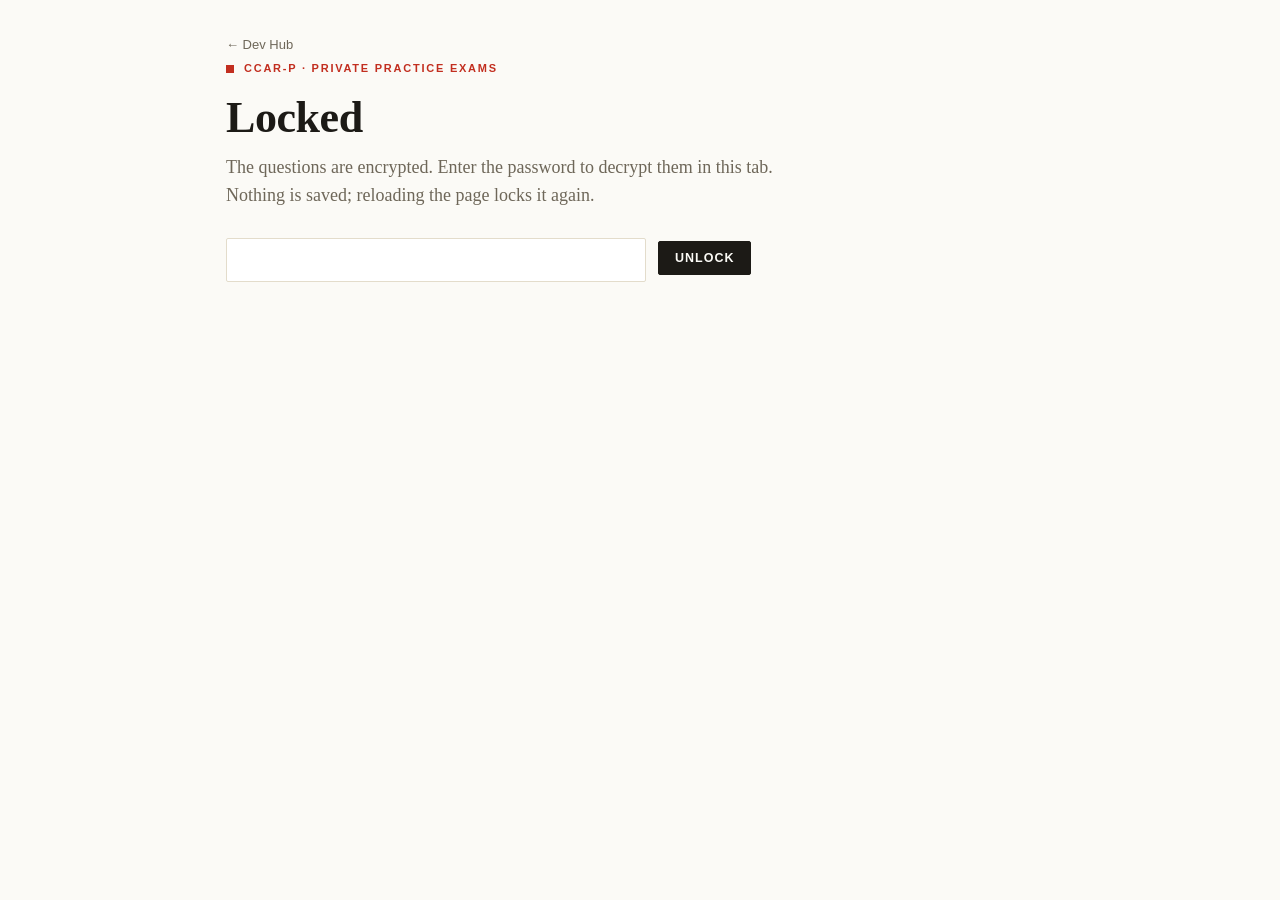
<file: exams/index.html>
<!doctype html>
<html lang="en" data-bundle="bundle.enc.json?v=202611161844">
<head>
<meta charset="utf-8">
<meta name="viewport" content="width=device-width, initial-scale=1">
<title>CCAR-P Practice Exams</title>
<!-- Same editorial theme as Dev Hub (copied from dev-hub/css). Hosted copy: question data ships only as ciphertext (bundle.enc.json). -->
<link rel="stylesheet" href="../css/style.css?v=202611161844">
<link rel="stylesheet" href="../css/exam.css?v=202611161844">
<style>
  body{background:var(--bg)}
  .x-wrap{padding-left:16px;padding-right:16px}
  .x-instr.warn{color:var(--warn)}
  .x-submitbar{display:flex;gap:10px;align-items:center;flex-wrap:wrap}
  .x-dom-name{font-weight:600}
  .x-note{border:1px solid var(--line);border-left:3px solid var(--warn);background:var(--panel);padding:12px 14px;font-size:14px;margin:18px 0}
  .x-filter{margin:18px 0 4px}
  .x-src{font-size:12px;color:var(--faint)}
  .x-opt .x-txt{white-space:pre-wrap}
  .x-yours{font-size:11px;font-weight:700;letter-spacing:.08em;text-transform:uppercase;color:var(--muted);margin-left:6px}
  @media (max-width:600px){.x-inner{padding:8px 16px}.x-timer{font-size:15px}}
</style>
</head>
<body>
<div id="app"><div class="x-wrap"><p class="x-muted">Loading…</p></div></div>
<noscript>This page needs JavaScript.</noscript>
<script src="app.js?v=202611161844"></script>
</body>
</html>
</file>
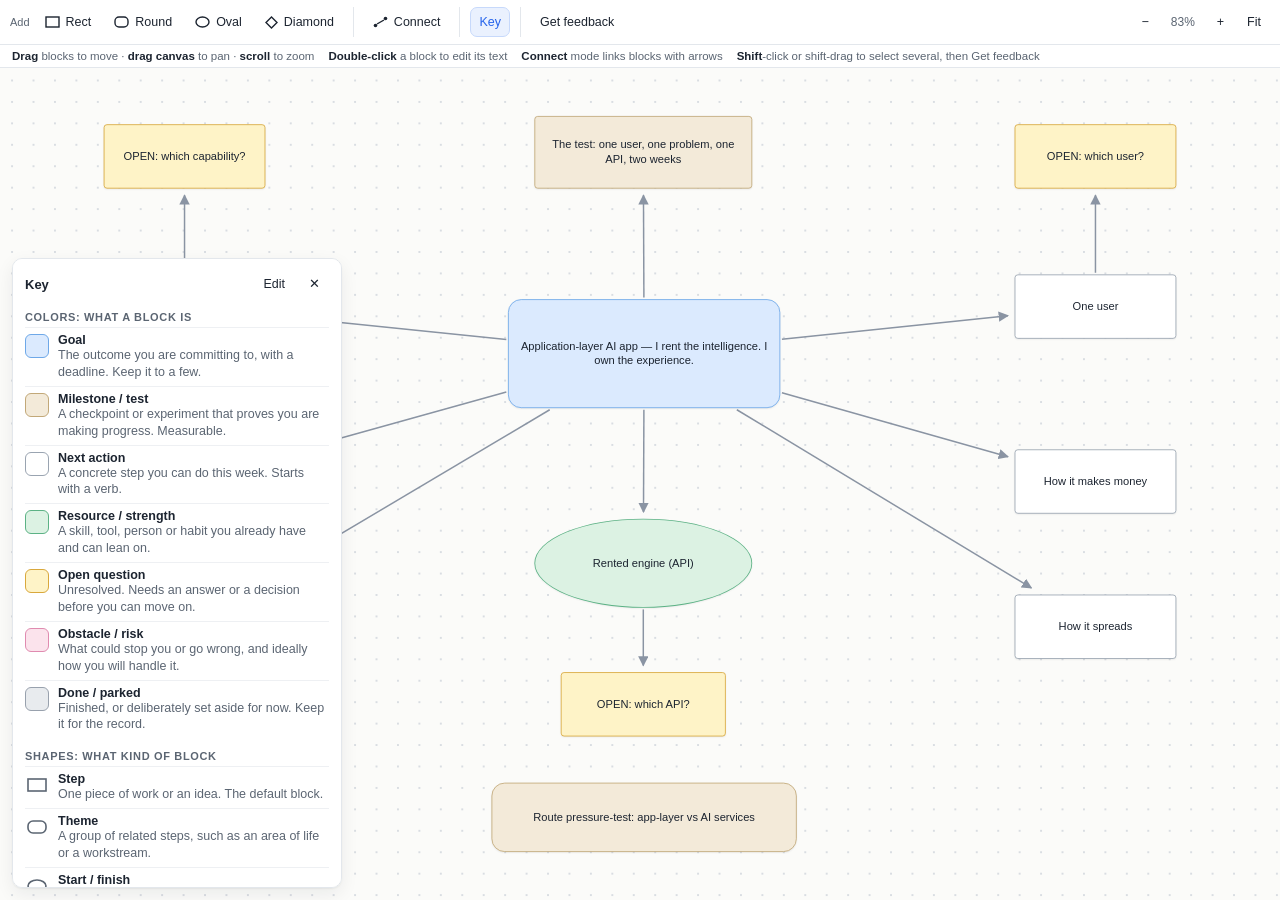
<file: whiteboard.html>
<!doctype html>
<html lang="en">
  <head>
    <meta charset="utf-8" />
    <meta name="viewport" content="width=device-width, initial-scale=1, viewport-fit=cover" />
    <meta name="color-scheme" content="light" />
    <link rel="icon" href="data:," />
    <title>Whiteboard</title>
    <style>
      :root{
        --ink:#1c2430;
        --ink-soft:#5b6572;
        --line:#d8dde3;
        --bar:#ffffff;
        --bar-border:#e3e7ec;
        --accent:#2563eb;
        --accent-soft:#eaf1fe;
        --canvas:#fbfbf9;
        --dot:#d9dde2;
        --danger:#dc2626;
        --shadow:0 1px 2px rgba(20,28,40,.06),0 6px 18px rgba(20,28,40,.07);
      }
      *{box-sizing:border-box;}
      html,body{height:100%;}
      body{
        margin:0;
        font-family:-apple-system,BlinkMacSystemFont,"Segoe UI",Roboto,"Helvetica Neue",Arial,sans-serif;
        color:var(--ink);
        background:var(--canvas);
        overflow:hidden;
      }
      .wb{display:flex;flex-direction:column;height:100dvh;width:100%;}

      /* ---------- toolbar ---------- */
      .toolbar{
        display:flex;align-items:center;gap:10px;flex-wrap:wrap;
        padding:7px 10px;background:var(--bar);
        border-bottom:1px solid var(--bar-border);
        z-index:30;position:relative;
      }
      .group{display:flex;align-items:center;gap:5px;}
      .group + .group{border-left:1px solid var(--bar-border);padding-left:10px;}
      .group-label{font-size:11px;color:var(--ink-soft);margin-right:1px;white-space:nowrap;}
      button.tool{
        appearance:none;border:1px solid transparent;background:transparent;color:var(--ink);
        font:inherit;font-size:12.5px;line-height:1;
        padding:6px 8px;border-radius:7px;cursor:pointer;
        display:inline-flex;align-items:center;gap:6px;white-space:nowrap;
        min-height:30px;
      }
      button.tool:hover{background:#f1f3f6;}
      button.tool.active{background:var(--accent-soft);border-color:#c7d9fb;color:var(--accent);}
      button.tool.danger:hover{background:#fdeeee;color:var(--danger);}
      button.tool:disabled{opacity:.35;cursor:default;background:transparent;color:var(--ink);}
      button.tool svg{display:block;}
      .spacer{flex:1;}
      .zoomval{font-size:12px;color:var(--ink-soft);min-width:40px;text-align:center;font-variant-numeric:tabular-nums;}
      .swatches{display:flex;gap:5px;align-items:center;}
      .swatch{
        width:20px;height:20px;border-radius:6px;cursor:pointer;padding:0;
        border:1px solid rgba(20,28,40,.25);
      }
      .swatch.sel{outline:2px solid var(--accent);outline-offset:1px;}
      .keypanel{position:fixed;left:12px;bottom:12px;z-index:40;width:min(330px,calc(100vw - 24px));max-height:70dvh;overflow:auto;
        background:#fff;border:1px solid var(--bar-border);border-radius:10px;box-shadow:var(--shadow);padding:10px 12px 12px;font-size:12.5px;}
      .keypanel[hidden]{display:none;}
      .keypanel h3{margin:0;font-size:13px;}
      .keypanel h4{margin:12px 0 4px;font-size:11px;letter-spacing:.06em;text-transform:uppercase;color:var(--ink-soft);}
      .kp-head{display:flex;align-items:center;gap:6px;margin-bottom:2px;} .kp-head .grow{flex:1;}
      .kp-row{display:flex;gap:9px;align-items:flex-start;padding:5px 0;border-top:1px solid #eef0f3;}
      .kp-row:first-of-type{border-top:0;}
      .kp-sw{flex:none;width:24px;height:24px;border-radius:6px;border:1.5px solid;margin-top:1px;}
      .kp-ic{flex:none;width:24px;height:24px;margin-top:1px;color:var(--ink-soft);}
      .kp-txt{min-width:0;flex:1;} .kp-txt b{display:block;font-weight:600;} .kp-txt span{color:var(--ink-soft);line-height:1.35;display:block;}
      .kp-row input[type=color]{flex:none;width:30px;height:30px;padding:0;border:1px solid #cfd5dc;border-radius:6px;background:#fff;cursor:pointer;}
      .kp-row input[type=text],.kp-row textarea{width:100%;font:inherit;border:1px solid #cfd5dc;border-radius:5px;padding:3px 6px;margin:0 0 3px;color:var(--ink);background:#fff;}
      .kp-row textarea{resize:vertical;min-height:34px;}
      .kp-foot{display:flex;gap:6px;margin-top:10px;flex-wrap:wrap;} .kp-note{color:var(--ink-soft);margin:6px 0 0;line-height:1.4;}
      .shapebox{display:flex;gap:2px;align-items:center;border-left:1px solid var(--bar-border);padding-left:6px;margin-left:2px;}
      .shapebox button{appearance:none;border:1px solid transparent;background:transparent;color:var(--ink-soft);border-radius:6px;width:28px;height:26px;padding:0;cursor:pointer;display:flex;align-items:center;justify-content:center;}
      .shapebox button:hover{background:#f1f3f6;} .shapebox button.sel{background:var(--accent-soft);border-color:#c7d9fb;color:var(--accent);}
      .sel-tools{display:none;align-items:center;gap:5px;}
      .sel-tools.on{display:flex;}
      .hint{
        font-size:11.5px;color:var(--ink-soft);padding:5px 12px;
        background:var(--bar);border-bottom:1px solid var(--bar-border);
        display:flex;gap:14px;flex-wrap:wrap;z-index:29;position:relative;
      }
      .hint b{color:var(--ink);font-weight:600;}
      .hint .connect-note{display:none;color:var(--accent);font-weight:600;}
      .hint.connecting .connect-note{display:inline;}

      /* ---------- canvas ---------- */
      .viewport{
        position:relative;flex:1;overflow:hidden;touch-action:none;
        background-color:var(--canvas);
        cursor:grab;
      }
      .viewport.panning{cursor:grabbing;}
      .viewport.connect{cursor:crosshair;}
      .world{position:absolute;left:0;top:0;width:1px;height:1px;transform-origin:0 0;}
      svg.edges{position:absolute;left:0;top:0;width:1px;height:1px;overflow:visible;pointer-events:none;}
      svg.edges .hit{stroke:transparent;stroke-width:16;pointer-events:stroke;cursor:pointer;fill:none;}
      svg.edges .vis{stroke:#8a94a3;stroke-width:1.8;fill:none;pointer-events:none;}
      svg.edges g.sel .vis{stroke:var(--accent);stroke-width:2.4;}
      svg.edges g.pending .vis{stroke:var(--accent);stroke-dasharray:5 4;}

      .node{
        position:absolute;cursor:grab;user-select:none;-webkit-user-select:none;
        touch-action:none;
      }
      .node:active{cursor:grabbing;}
      .viewport.connect .node{cursor:crosshair;}
      .node .bg{
        position:absolute;inset:0;background:#fff;
        border:1.6px solid #9aa4b1;
        box-shadow:0 1px 2px rgba(20,28,40,.08);
      }
      .node[data-type="rect"] .bg{border-radius:4px;}
      .node[data-type="rounded"] .bg{border-radius:16px;}
      .node[data-type="ellipse"] .bg{border-radius:50%;}
      .node[data-type="diamond"] .bg{
        inset:auto;left:50%;top:50%;
        width:70.7%;height:70.7%;
        transform:translate(-50%,-50%) rotate(45deg);
        border-radius:4px;
      }
      .node .txt{
        position:absolute;inset:0;display:flex;align-items:center;justify-content:center;
        text-align:center;padding:10px 12px;
        font-size:13.5px;line-height:1.35;font-weight:500;
        overflow:hidden;overflow-wrap:break-word;white-space:pre-wrap;
        pointer-events:none;
      }
      .node[data-type="diamond"] .txt{left:19%;right:19%;top:16%;bottom:16%;padding:2px;}
      .node[data-type="ellipse"] .txt{left:10%;right:10%;}
      .node.multi .bg{border-color:var(--accent);box-shadow:0 0 0 2px var(--accent-soft),0 2px 6px rgba(20,28,40,.12);}
      .marquee{position:absolute;z-index:20;border:1px dashed var(--accent);background:rgba(37,99,235,.08);pointer-events:none;}
      .node.selected .bg{border-color:var(--accent);box-shadow:0 0 0 2px var(--accent-soft),0 2px 6px rgba(20,28,40,.12);}
      .node.connect-src .bg{border-color:var(--accent);box-shadow:0 0 0 3px var(--accent-soft);}
      .node .handle{
        display:none;position:absolute;right:-7px;bottom:-7px;width:14px;height:14px;
        background:#fff;border:1.6px solid var(--accent);border-radius:4px;
        cursor:nwse-resize;z-index:3;touch-action:none;
      }
      .node.selected .handle{display:block;}

      .editor{
        position:absolute;z-index:50;display:none;
        font:inherit;font-weight:500;text-align:center;line-height:1.35;
        padding:8px;border:1.6px solid var(--accent);border-radius:6px;
        background:#fff;color:var(--ink);resize:none;box-shadow:var(--shadow);
        outline:none;
      }
      .empty-note{
        position:absolute;left:50%;top:46%;transform:translate(-50%,-50%);
        color:var(--ink-soft);font-size:13px;text-align:center;pointer-events:none;
        display:none;max-width:280px;line-height:1.5;
      }
      @media (max-width:640px){
        .group-label{display:none;}
        .hint .opt{display:none;}
        button.tool{padding:6px 7px;font-size:12px;}
      }
    </style>
  </head>
  <body>
    <div class="wb" id="wb">
      <div class="toolbar" role="toolbar" aria-label="Whiteboard tools">
        <div class="group" aria-label="Add a block">
          <span class="group-label">Add</span>
          <button class="tool" id="add-rect" title="Add rectangle">
            <svg width="15" height="12" viewBox="0 0 15 12"><rect x="1" y="1" width="13" height="10" fill="none" stroke="currentColor" stroke-width="1.4"/></svg>Rect
          </button>
          <button class="tool" id="add-rounded" title="Add rounded rectangle">
            <svg width="15" height="12" viewBox="0 0 15 12"><rect x="1" y="1" width="13" height="10" rx="4" fill="none" stroke="currentColor" stroke-width="1.4"/></svg>Round
          </button>
          <button class="tool" id="add-ellipse" title="Add ellipse">
            <svg width="15" height="12" viewBox="0 0 15 12"><ellipse cx="7.5" cy="6" rx="6.5" ry="5" fill="none" stroke="currentColor" stroke-width="1.4"/></svg>Oval
          </button>
          <button class="tool" id="add-diamond" title="Add diamond">
            <svg width="13" height="13" viewBox="0 0 13 13"><path d="M6.5 1 L12 6.5 L6.5 12 L1 6.5 Z" fill="none" stroke="currentColor" stroke-width="1.4"/></svg>Diamond
          </button>
        </div>
        <div class="group" aria-label="Mode">
          <button class="tool" id="mode-connect" title="Connect mode: click one block, then another, to draw an arrow" aria-pressed="false">
            <svg width="15" height="12" viewBox="0 0 15 12"><circle cx="2.5" cy="9.5" r="1.8" fill="currentColor"/><circle cx="12.5" cy="2.5" r="1.8" fill="currentColor"/><path d="M4 8 L11 4" stroke="currentColor" stroke-width="1.4"/></svg>Connect
          </button>
        </div>
        <div class="group sel-tools" id="sel-tools" aria-label="Selection tools">
          <div class="swatches" id="swatches" title="Block color"></div>
          <div class="shapebox" id="shapebox" title="Block shape"></div>
          <button class="tool" id="btn-edit">Edit text</button>
          <button class="tool danger" id="btn-delete">Delete</button>
        </div>
        <div class="group" aria-label="Key">
          <button class="tool" id="btn-key" aria-pressed="false" title="Show what each color and shape means (editable)">Key</button>
        </div>
        <div class="group" aria-label="AI feedback">
          <button class="tool" id="btn-feedback" title="Send the selected blocks (or the whole board) to the Dev Hub AI for hard feedback">Get feedback</button>
        </div>
        <div class="spacer"></div>
        <div class="group" aria-label="Zoom">
          <button class="tool" id="zoom-out" title="Zoom out" aria-label="Zoom out">−</button>
          <span class="zoomval" id="zoom-val">100%</span>
          <button class="tool" id="zoom-in" title="Zoom in" aria-label="Zoom in">+</button>
          <button class="tool" id="zoom-fit" title="Fit board to view">Fit</button>
        </div>
      </div>
      <div class="hint" id="hint">
        <span><b>Drag</b> blocks to move · <b>drag canvas</b> to pan · <b>scroll</b> to zoom</span>
        <span class="opt"><b>Double-click</b> a block to edit its text</span>
        <span class="opt"><b>Connect</b> mode links blocks with arrows</span>
        <span class="opt"><b>Shift</b>-click or shift-drag to select several, then Get feedback</span>
        <span class="connect-note" id="connect-note">Connect: click a block, then the block it points to. Esc to cancel.</span>
      </div>
      <div class="viewport" id="viewport">
        <div class="world" id="world">
          <svg class="edges" id="edges" aria-hidden="true">
            <defs>
              <marker id="arrow" viewBox="0 0 10 10" refX="9" refY="5" markerWidth="7" markerHeight="7" orient="auto-start-reverse">
                <path d="M0 0 L10 5 L0 10 z" fill="#8a94a3"></path>
              </marker>
              <marker id="arrow-sel" viewBox="0 0 10 10" refX="9" refY="5" markerWidth="7" markerHeight="7" orient="auto-start-reverse">
                <path d="M0 0 L10 5 L0 10 z" fill="#2563eb"></path>
              </marker>
            </defs>
          </svg>
        </div>
        <div class="empty-note" id="empty-note">Board is empty.<br>Use the toolbar above to add your first block.</div>
        <textarea class="editor" id="editor" aria-label="Edit block text"></textarea>
      </div>
    </div>

    <aside class="keypanel" id="keypanel" hidden aria-label="Key to block colors and shapes"></aside>

    <script>
    (function(){
      "use strict";
      var LS_KEY = "dev-whiteboard-v1";

      /* Key: every color and shape carries a name and a meaning, all editable (Key button). The ids stay fixed so existing
         blocks keep their color. Defaults suit a goal-setting plan. Saved with the board (state.palette / state.shapes). */
      var DEFAULT_PALETTE = [
        { id:"blue",   bg:"#dbeafe", bd:"#6ea8e8", name:"Goal",               meaning:"The outcome you are committing to, with a deadline. Keep it to a few." },
        { id:"sand",   bg:"#f3ead9", bd:"#c2a878", name:"Milestone / test",   meaning:"A checkpoint or experiment that proves you are making progress. Measurable." },
        { id:"white",  bg:"#ffffff", bd:"#9aa4b1", name:"Next action",        meaning:"A concrete step you can do this week. Starts with a verb." },
        { id:"green",  bg:"#dcf2e3", bd:"#5cb285", name:"Resource / strength", meaning:"A skill, tool, person or habit you already have and can lean on." },
        { id:"yellow", bg:"#fef3c7", bd:"#d9a83c", name:"Open question",      meaning:"Unresolved. Needs an answer or a decision before you can move on." },
        { id:"pink",   bg:"#fbe3ec", bd:"#e08bb0", name:"Obstacle / risk",    meaning:"What could stop you or go wrong, and ideally how you will handle it." },
        { id:"gray",   bg:"#e8ebee", bd:"#98a1ad", name:"Done / parked",      meaning:"Finished, or deliberately set aside for now. Keep it for the record." }
      ];
      var DEFAULT_SHAPES = {
        rect:    { name:"Step",           meaning:"One piece of work or an idea. The default block." },
        rounded: { name:"Theme",          meaning:"A group of related steps, such as an area of life or a workstream." },
        ellipse: { name:"Start / finish", meaning:"Where you are starting from, or the end state that counts as success." },
        diamond: { name:"Decision",       meaning:"A fork where you must choose a path. Link each option out of it." }
      };
      var COLORS = DEFAULT_PALETTE.map(function(c){ return { id:c.id, bg:c.bg, bd:c.bd, name:c.name, meaning:c.meaning }; });
      var SHAPES = JSON.parse(JSON.stringify(DEFAULT_SHAPES));
      function hexOk(h){ return /^#[0-9a-f]{6}$/i.test(String(h)); }
      function shade(hex, f){ // darken a #rrggbb color by fraction f, used for the block border
        var n = parseInt(hex.slice(1), 16), r = n >> 16, g = (n >> 8) & 255, b = n & 255;
        function d(v){ return Math.max(0, Math.round(v * (1 - f))).toString(16).padStart(2, "0"); }
        return "#" + d(r) + d(g) + d(b);
      }
      function clone(o){ return JSON.parse(JSON.stringify(o)); }
      // Merge saved key data into the defaults, keeping only what is valid (old boards have none, so they get the defaults).
      function loadKey(st){
        var sp = Array.isArray(st.palette) ? st.palette : [];
        COLORS = DEFAULT_PALETTE.map(function(d){
          var u = sp.filter(function(x){ return x && x.id === d.id; })[0] || {};
          return { id:d.id, bg: hexOk(u.bg) ? u.bg : d.bg, bd: hexOk(u.bd) ? u.bd : d.bd,
                   name: typeof u.name === "string" && u.name.trim() ? u.name.slice(0, 40) : d.name,
                   meaning: typeof u.meaning === "string" ? u.meaning.slice(0, 200) : d.meaning };
        });
        SHAPES = {};
        Object.keys(DEFAULT_SHAPES).forEach(function(k){
          var u = st.shapes && st.shapes[k] || {};
          SHAPES[k] = { name: typeof u.name === "string" && u.name.trim() ? u.name.slice(0, 40) : DEFAULT_SHAPES[k].name,
                        meaning: typeof u.meaning === "string" ? u.meaning.slice(0, 200) : DEFAULT_SHAPES[k].meaning };
        });
      }
      function colorById(id){
        for (var i=0;i<COLORS.length;i++) if (COLORS[i].id===id) return COLORS[i];
        return COLORS[0];
      }

      var SIZES = {
        rect:    { w:200, h:84  },
        rounded: { w:210, h:92  },
        ellipse: { w:215, h:112 },
        diamond: { w:196, h:140 }
      };

      var uidCounter = 0;
      function uid(prefix){
        uidCounter++;
        return prefix + Date.now().toString(36) + uidCounter.toString(36) + Math.floor(Math.random()*1e4).toString(36);
      }

      /* ---------------- seed ---------------- */
      function seedState(){
        function n(id,type,x,y,w,h,text,color){ return { id:id, type:type, x:x, y:y, w:w, h:h, text:text, color:color }; }
        var nodes = [
          n("aim",     "rounded", 640, 330, 330, 132, "Application-layer AI app — I rent the intelligence. I own the experience.", "blue"),
          n("test",    "rect",    672, 108, 264, 88,  "The test: one user, one problem, one API, two weeks", "sand"),
          n("opencap", "rect",    150, 118, 196, 78,  "OPEN: which capability?", "yellow"),
          n("cap",     "rect",    150, 300, 196, 78,  "One capability", "white"),
          n("openuser","rect",    1254, 118, 196, 78, "OPEN: which user?", "yellow"),
          n("user",    "rect",    1254, 300, 196, 78, "One user", "white"),
          n("requires","rect",    150, 512, 196, 78,  "What it requires", "white"),
          n("kill",    "rect",    150, 688, 196, 78,  "What could kill it", "pink"),
          n("engine",  "ellipse", 672, 596, 264, 108, "Rented engine (API)", "green"),
          n("openapi", "rect",    704, 782, 200, 78,  "OPEN: which API?", "yellow"),
          n("money",   "rect",    1254, 512, 196, 78, "How it makes money", "white"),
          n("spreads", "rect",    1254, 688, 196, 78, "How it spreads", "white"),
          n("route",   "rounded", 620, 916, 370, 84,  "Route pressure-test: app-layer vs AI services", "sand")
        ];
        function e(id,from,to){ return { id:id, from:from, to:to }; }
        var edges = [
          e("e1","aim","cap"), e("e2","aim","user"), e("e3","aim","engine"),
          e("e4","aim","requires"), e("e5","aim","money"), e("e6","aim","spreads"),
          e("e7","aim","kill"), e("e8","aim","test"),
          e("e9","cap","opencap"), e("e10","user","openuser"), e("e11","engine","openapi")
        ];
        return { nodes:nodes, edges:edges, view:{ x:0, y:0, k:1 }, keyOpen:true };
      }

      /* ---------------- state ---------------- */
      var state = null;
      function save(){
        if (typeof syncKey === "function" && state) syncKey();
        try { localStorage.setItem(LS_KEY, JSON.stringify(state)); } catch(e){ /* storage unavailable: board still works in-session */ }
      }
      function load(){
        try {
          var raw = localStorage.getItem(LS_KEY);
          if (!raw) return null;
          var s = JSON.parse(raw);
          if (!s || !Array.isArray(s.nodes) || !Array.isArray(s.edges) || !s.view) return null;
          return s;
        } catch(e){ return null; }
      }
      var freshSeed = false;
      state = load();
      if (!state){ state = seedState(); freshSeed = true; }
      loadKey(state);
      if (state.keyOpen === undefined) state.keyOpen = true; // boards saved before the key existed show it once
      function syncKey(){ state.palette = clone(COLORS); state.shapes = clone(SHAPES); }

      var selectedNodeId = null, selectedEdgeId = null;
      var multi = {};   // extra selection (shift-click / marquee), used for "Get feedback"
      var connectMode = false, connectFrom = null;

      /* ---------------- dom ---------------- */
      var viewport = document.getElementById("viewport");
      var world = document.getElementById("world");
      var svg = document.getElementById("edges");
      var editor = document.getElementById("editor");
      var zoomVal = document.getElementById("zoom-val");
      var selTools = document.getElementById("sel-tools");
      var swatchBox = document.getElementById("swatches");
      var connectBtn = document.getElementById("mode-connect");
      var hint = document.getElementById("hint");
      var emptyNote = document.getElementById("empty-note");
      var SVGNS = "http://www.w3.org/2000/svg";

      function buildSwatches(){
        swatchBox.innerHTML = "";
        COLORS.forEach(function(c){
          var b = document.createElement("button");
          b.className = "swatch"; b.type = "button";
          b.style.background = c.bg; b.style.borderColor = c.bd; b.title = c.name + ": " + c.meaning;
          b.setAttribute("data-color", c.id);
          b.addEventListener("click", function(){ setSelectedColor(c.id); });
          swatchBox.appendChild(b);
        });
      }
      buildSwatches();
      var shapeBox = document.getElementById("shapebox");
      function buildShapeBtns(){
        shapeBox.innerHTML = "";
        ["rect","rounded","ellipse","diamond"].forEach(function(t){
          var b = document.createElement("button"); b.type = "button"; b.setAttribute("data-shape", t);
          b.title = "Change to " + SHAPES[t].name.toLowerCase() + ": " + SHAPES[t].meaning;
          b.innerHTML = '<svg width="18" height="14" viewBox="0 0 24 24">' + SHAPE_ICON[t] + "</svg>";
          b.addEventListener("click", function(){ setSelectedType(t); });
          shapeBox.appendChild(b);
        });
      }

      function nodeById(id){
        for (var i=0;i<state.nodes.length;i++) if (state.nodes[i].id===id) return state.nodes[i];
        return null;
      }
      function edgeById(id){
        for (var i=0;i<state.edges.length;i++) if (state.edges[i].id===id) return state.edges[i];
        return null;
      }

      /* ---------------- view ---------------- */
      function applyView(){
        var v = state.view;
        world.style.transform = "translate(" + v.x + "px," + v.y + "px) scale(" + v.k + ")";
        var size = Math.max(10, 26 * v.k);
        viewport.style.backgroundImage = "radial-gradient(circle, var(--dot) 1.1px, transparent 1.2px)";
        viewport.style.backgroundSize = size + "px " + size + "px";
        viewport.style.backgroundPosition = v.x + "px " + v.y + "px";
        zoomVal.textContent = Math.round(v.k * 100) + "%";
      }
      function screenToWorld(clientX, clientY){
        var r = viewport.getBoundingClientRect();
        var v = state.view;
        return { x:(clientX - r.left - v.x) / v.k, y:(clientY - r.top - v.y) / v.k };
      }
      function clampK(k){ return Math.min(2.2, Math.max(0.15, k)); }
      function zoomAt(clientX, clientY, factor, noSave){
        var v = state.view;
        var before = screenToWorld(clientX, clientY);
        v.k = clampK(v.k * factor);
        var r = viewport.getBoundingClientRect();
        v.x = clientX - r.left - before.x * v.k;
        v.y = clientY - r.top - before.y * v.k;
        applyView(); if (!noSave) save();
      }
      /* Smooth zoom: input sets a target scale (proportional to how far you scroll, so a trackpad is gentle and a mouse notch is
         modest); each frame eases the view toward it around the pointer. */
      var zt = null;
      function cancelZoom(){ if (zt){ if (zt.raf) cancelAnimationFrame(zt.raf); zt = null; save(); } }
      function zoomStep(){
        var v = state.view, d = zt.k - v.k;
        if (Math.abs(d) < 0.001){ zoomAt(zt.x, zt.y, zt.k / v.k, true); zt = null; save(); return; }
        zoomAt(zt.x, zt.y, (v.k + d * 0.2) / v.k, true);
        zt.raf = requestAnimationFrame(zoomStep);
      }
      function smoothZoom(clientX, clientY, factor){
        var k = clampK((zt ? zt.k : state.view.k) * factor);
        if (!zt) zt = { raf: 0 };
        zt.k = k; zt.x = clientX; zt.y = clientY;
        if (!zt.raf) zt.raf = requestAnimationFrame(zoomStep);
      }
      function zoomCenter(factor){
        var r = viewport.getBoundingClientRect();
        smoothZoom(r.left + r.width/2, r.top + r.height/2, factor);
      }
      function fitView(){
        cancelZoom();
        if (!state.nodes.length){ state.view = { x:0, y:0, k:1 }; applyView(); save(); return; }
        var minX=1e9, minY=1e9, maxX=-1e9, maxY=-1e9;
        state.nodes.forEach(function(n){
          minX=Math.min(minX,n.x); minY=Math.min(minY,n.y);
          maxX=Math.max(maxX,n.x+n.w); maxY=Math.max(maxY,n.y+n.h);
        });
        var r = viewport.getBoundingClientRect();
        var pad = 48;
        var bw = maxX-minX, bh = maxY-minY;
        var k = clampK(Math.min((r.width-pad*2)/bw, (r.height-pad*2)/bh));
        if (!isFinite(k) || k<=0) k = 1;
        k = Math.min(k, 1.1);
        state.view.k = k;
        state.view.x = (r.width - bw*k)/2 - minX*k;
        state.view.y = (r.height - bh*k)/2 - minY*k;
        applyView(); save();
      }

      /* ---------------- render ---------------- */
      var nodeEls = {};
      function buildNodeEl(n){
        var el = document.createElement("div");
        el.className = "node";
        el.setAttribute("data-id", n.id);
        el.setAttribute("data-type", n.type);
        var bg = document.createElement("div"); bg.className = "bg";
        var tx = document.createElement("div"); tx.className = "txt";
        var hd = document.createElement("div"); hd.className = "handle"; hd.setAttribute("data-handle","1");
        el.appendChild(bg); el.appendChild(tx); el.appendChild(hd);
        el.addEventListener("pointerdown", onNodePointerDown);
        el.addEventListener("dblclick", function(ev){
          ev.stopPropagation();
          if (!connectMode) openEditor(n.id);
        });
        world.appendChild(el);
        nodeEls[n.id] = el;
        paintNode(n);
        return el;
      }
      function paintNode(n){
        var el = nodeEls[n.id]; if (!el) return;
        el.style.left = n.x + "px"; el.style.top = n.y + "px";
        el.style.width = n.w + "px"; el.style.height = n.h + "px";
        el.setAttribute("data-type", n.type);
        var c = colorById(n.color);
        var bg = el.querySelector(".bg");
        bg.style.background = c.bg; bg.style.borderColor = c.bd;
        el.querySelector(".txt").textContent = n.text;
        el.classList.toggle("selected", n.id === selectedNodeId);
        el.classList.toggle("multi", !!multi[n.id]);
        el.classList.toggle("connect-src", connectMode && n.id === connectFrom);
      }
      function clipPoint(cx, cy, hw, hh, tx, ty){
        var dx = tx - cx, dy = ty - cy;
        if (dx === 0 && dy === 0) return { x:cx, y:cy };
        var t = 1 / Math.max(Math.abs(dx)/hw, Math.abs(dy)/hh);
        return { x: cx + dx*t, y: cy + dy*t };
      }
      function drawEdges(){
        while (svg.lastChild && svg.lastChild.tagName !== "defs") svg.removeChild(svg.lastChild);
        function addLine(x1,y1,x2,y2,edgeId,cls,marker){
          var g = document.createElementNS(SVGNS,"g");
          if (cls) g.setAttribute("class", cls);
          if (edgeId) g.setAttribute("data-edge", edgeId);
          var hit = document.createElementNS(SVGNS,"line");
          hit.setAttribute("x1",x1); hit.setAttribute("y1",y1);
          hit.setAttribute("x2",x2); hit.setAttribute("y2",y2);
          hit.setAttribute("class","hit");
          var vis = document.createElementNS(SVGNS,"line");
          vis.setAttribute("x1",x1); vis.setAttribute("y1",y1);
          vis.setAttribute("x2",x2); vis.setAttribute("y2",y2);
          vis.setAttribute("class","vis");
          vis.setAttribute("marker-end","url(#" + marker + ")");
          g.appendChild(hit); g.appendChild(vis);
          if (edgeId){
            hit.addEventListener("pointerdown", function(ev){
              if (connectMode) return;
              ev.stopPropagation();
              selectEdge(edgeId);
            });
          }
          svg.appendChild(g);
        }
        state.edges.forEach(function(e){
          var a = nodeById(e.from), b = nodeById(e.to);
          if (!a || !b) return;
          var ac = { x:a.x + a.w/2, y:a.y + a.h/2 }, bc = { x:b.x + b.w/2, y:b.y + b.h/2 };
          var p1 = clipPoint(ac.x, ac.y, a.w/2 + 2, a.h/2 + 2, bc.x, bc.y);
          var p2 = clipPoint(bc.x, bc.y, b.w/2 + 8, b.h/2 + 8, ac.x, ac.y);
          var sel = e.id === selectedEdgeId;
          addLine(p1.x, p1.y, p2.x, p2.y, e.id, sel ? "sel" : "", sel ? "arrow-sel" : "arrow");
        });
        if (connectMode && connectFrom && hoverWorld){
          var a = nodeById(connectFrom);
          if (a){
            var ac2 = { x:a.x + a.w/2, y:a.y + a.h/2 };
            var p = clipPoint(ac2.x, ac2.y, a.w/2 + 2, a.h/2 + 2, hoverWorld.x, hoverWorld.y);
            addLine(p.x, p.y, hoverWorld.x, hoverWorld.y, null, "pending", "arrow");
          }
        }
      }
      function renderAll(){
        Object.keys(nodeEls).forEach(function(id){
          if (!nodeById(id)){ world.removeChild(nodeEls[id]); delete nodeEls[id]; }
        });
        state.nodes.forEach(function(n){
          if (!nodeEls[n.id]) buildNodeEl(n); else paintNode(n);
        });
        drawEdges();
        emptyNote.style.display = state.nodes.length ? "none" : "block";
        updateSelTools();
      }
      function refreshSelectionPaint(){
        state.nodes.forEach(paintNode);
        drawEdges();
        updateSelTools();
      }
      function feedbackScope(){
        var ids = Object.keys(multi).filter(function(id){ return nodeById(id); });
        if (!ids.length && selectedNodeId) ids = [selectedNodeId];
        return ids;
      }
      function updateSelTools(){
        var fb = document.getElementById("btn-feedback"), c = feedbackScope().length;
        if (fb) fb.textContent = c ? "Get feedback (" + c + " selected)" : "Get feedback";
        var hasNode = !!selectedNodeId, hasSel = hasNode || !!selectedEdgeId;
        selTools.classList.toggle("on", hasSel);
        document.getElementById("btn-edit").disabled = !hasNode;
        swatchBox.style.display = hasNode ? "flex" : "none";
        shapeBox.style.display = hasNode ? "flex" : "none";
        if (hasNode){
          var cur = nodeById(selectedNodeId);
          shapeBox.querySelectorAll("button").forEach(function(b){ b.classList.toggle("sel", !!cur && b.getAttribute("data-shape") === cur.type); });
          var n = nodeById(selectedNodeId);
          swatchBox.querySelectorAll(".swatch").forEach(function(s){
            s.classList.toggle("sel", n && s.getAttribute("data-color") === n.color);
          });
        }
      }
      function selectNode(id){ selectedNodeId = id; selectedEdgeId = null; multi = {}; refreshSelectionPaint(); }
      function selectEdge(id){ selectedEdgeId = id; selectedNodeId = null; multi = {}; refreshSelectionPaint(); }
      function clearSelection(){ selectedNodeId = null; selectedEdgeId = null; multi = {}; refreshSelectionPaint(); }

      /* ---------------- editing text ---------------- */
      var editingId = null;
      function openEditor(id){
        var n = nodeById(id); if (!n) return;
        closeEditor(true);
        editingId = id;
        selectNode(id);
        var r = viewport.getBoundingClientRect();
        var v = state.view;
        var left = v.x + n.x * v.k, top = v.y + n.y * v.k;
        editor.style.display = "block";
        editor.style.left = left + "px"; editor.style.top = top + "px";
        editor.style.width = Math.max(120, n.w * v.k) + "px";
        editor.style.height = Math.max(48, n.h * v.k) + "px";
        editor.style.fontSize = Math.max(12.5, 13.5 * v.k) + "px";
        editor.value = n.text;
        editor.focus();
        editor.select();
      }
      function closeEditor(commit){
        if (!editingId) { editor.style.display = "none"; return; }
        var n = nodeById(editingId);
        if (commit && n){
          var val = editor.value.replace(/\s+$/,"");
          n.text = val === "" ? n.text : val;
          paintNode(n);
          save();
        }
        editingId = null;
        editor.style.display = "none";
      }
      editor.addEventListener("blur", function(){ closeEditor(true); });
      editor.addEventListener("keydown", function(ev){
        if (ev.key === "Escape"){ ev.stopPropagation(); closeEditor(false); editor.blur(); }
        if (ev.key === "Enter" && (ev.metaKey || ev.ctrlKey)){ closeEditor(true); editor.blur(); }
        ev.stopPropagation();
      });
      editor.addEventListener("pointerdown", function(ev){ ev.stopPropagation(); });

      /* ---------------- add / delete / color ---------------- */
      function addNode(type){
        closeEditor(true);
        var size = SIZES[type];
        var r = viewport.getBoundingClientRect();
        var c = screenToWorld(r.left + r.width/2, r.top + r.height/2);
        var jitter = (state.nodes.length % 5) * 18;
        var n = {
          id: uid("n"), type:type,
          x: Math.round(c.x - size.w/2 + jitter), y: Math.round(c.y - size.h/2 + jitter),
          w: size.w, h: size.h, text:"New block", color:"white"
        };
        state.nodes.push(n);
        buildNodeEl(n);
        drawEdges();
        emptyNote.style.display = "none";
        selectNode(n.id);
        save();
        setTimeout(function(){ openEditor(n.id); }, 30);
      }
      function deleteSelected(){
        if (selectedNodeId){
          var id = selectedNodeId;
          state.nodes = state.nodes.filter(function(n){ return n.id !== id; });
          state.edges = state.edges.filter(function(e){ return e.from !== id && e.to !== id; });
          if (connectFrom === id) connectFrom = null;
          selectedNodeId = null;
        } else if (selectedEdgeId){
          var eid = selectedEdgeId;
          state.edges = state.edges.filter(function(e){ return e.id !== eid; });
          selectedEdgeId = null;
        } else return;
        renderAll();
        save();
      }
      function setSelectedColor(colorId){
        var n = nodeById(selectedNodeId); if (!n) return;
        n.color = colorId;
        paintNode(n);
        updateSelTools();
        save();
      }

      // Change the shape of the selected block (and any shift-selected ones). The center and the text stay.
      function setSelectedType(type){
        if (!SIZES[type]) return;
        var ids = {}; if (selectedNodeId) ids[selectedNodeId] = 1; Object.keys(multi).forEach(function(k){ ids[k] = 1; });
        var changed = false;
        Object.keys(ids).forEach(function(id){
          var n = nodeById(id); if (!n || n.type === type) return;
          var cx = n.x + n.w / 2, cy = n.y + n.h / 2;
          n.type = type;
          // A diamond is a square turned 45 degrees, so it needs equal sides to look right. Remember the old size to restore on the way out.
          if (type === "diamond"){ n.prevSize = { w:n.w, h:n.h }; n.w = n.h = Math.round(Math.max(150, Math.min(200, Math.max(n.w, n.h) * 0.8))); }
          else if (n.prevSize){ n.w = n.prevSize.w; n.h = n.prevSize.h; delete n.prevSize; }
          n.x = Math.round(cx - n.w / 2); n.y = Math.round(cy - n.h / 2);
          paintNode(n); changed = true;
        });
        if (!changed) return;
        drawEdges(); updateSelTools(); save();
      }

      /* ---------------- connect mode ---------------- */
      function setConnectMode(on){
        connectMode = on;
        connectFrom = null;
        connectBtn.classList.toggle("active", on);
        connectBtn.setAttribute("aria-pressed", on ? "true" : "false");
        viewport.classList.toggle("connect", on);
        hint.classList.toggle("connecting", on);
        if (on) clearSelection();
        refreshSelectionPaint();
      }
      function connectClick(id){
        if (!connectFrom){ connectFrom = id; refreshSelectionPaint(); return; }
        if (connectFrom === id){ connectFrom = null; refreshSelectionPaint(); return; }
        var exists = state.edges.some(function(e){
          return (e.from === connectFrom && e.to === id) || (e.from === id && e.to === connectFrom);
        });
        if (!exists){
          state.edges.push({ id: uid("e"), from: connectFrom, to: id });
          save();
        }
        connectFrom = null;
        refreshSelectionPaint();
      }

      /* ---------------- pointer gestures ---------------- */
      var drag = null;       // {kind:'node'|'pan'|'resize', ...}
      var pointers = {};     // active pointers on viewport, for pinch
      var pinch = null;
      var hoverWorld = null;
      var downPos = null;

      function onNodePointerDown(ev){
        if (editingId) closeEditor(true);
        var el = ev.currentTarget;
        var id = el.getAttribute("data-id");
        var n = nodeById(id); if (!n) return;
        if (connectMode){
          ev.stopPropagation();
          connectClick(id);
          return;
        }
        ev.stopPropagation();
        if (ev.shiftKey){ // shift-click toggles the block in the multi-selection (no drag)
          if (selectedNodeId && !multi[selectedNodeId]) multi[selectedNodeId] = 1;
          selectedNodeId = null; selectedEdgeId = null;
          if (multi[id]) delete multi[id]; else multi[id] = 1;
          refreshSelectionPaint();
          return;
        }
        el.setPointerCapture && el.setPointerCapture(ev.pointerId);
        selectNode(id);
        var isHandle = ev.target.getAttribute && ev.target.getAttribute("data-handle") === "1";
        var w = screenToWorld(ev.clientX, ev.clientY);
        drag = {
          kind: isHandle ? "resize" : "node",
          id: id, pointerId: ev.pointerId,
          startWX: w.x, startWY: w.y,
          origX: n.x, origY: n.y, origW: n.w, origH: n.h,
          moved: false
        };
        downPos = { x: ev.clientX, y: ev.clientY };
      }

      viewport.addEventListener("pointerdown", function(ev){
        if (ev.target.closest && ev.target.closest(".node")) return;
        if (editingId) closeEditor(true);
        pointers[ev.pointerId] = { x: ev.clientX, y: ev.clientY };
        viewport.setPointerCapture && viewport.setPointerCapture(ev.pointerId);
        if (Object.keys(pointers).length === 2){
          var pts = Object.values(pointers);
          pinch = {
            d: Math.hypot(pts[0].x-pts[1].x, pts[0].y-pts[1].y),
            cx: (pts[0].x+pts[1].x)/2, cy: (pts[0].y+pts[1].y)/2,
            vx: state.view.x, vy: state.view.y, k: state.view.k
          };
          drag = null;
          return;
        }
        if (connectMode) return;
        if (ev.shiftKey){ // shift-drag on empty canvas draws a selection rectangle
          var vr0 = viewport.getBoundingClientRect(), box = document.createElement("div");
          box.className = "marquee"; viewport.appendChild(box);
          selectedNodeId = null; selectedEdgeId = null; multi = {};
          drag = { kind:"marquee", pointerId: ev.pointerId, sx: ev.clientX - vr0.left, sy: ev.clientY - vr0.top, box: box };
          return;
        }
        drag = { kind:"pan", pointerId: ev.pointerId, startX: ev.clientX, startY: ev.clientY, origX: state.view.x, origY: state.view.y };
        viewport.classList.add("panning");
      });

      window.addEventListener("pointermove", function(ev){
        var wpt = screenToWorld(ev.clientX, ev.clientY);
        hoverWorld = wpt;
        if (connectMode && connectFrom) drawEdges();

        if (pinch && pointers[ev.pointerId]){
          pointers[ev.pointerId] = { x: ev.clientX, y: ev.clientY };
          var pts = Object.values(pointers);
          if (pts.length === 2){
            var d = Math.hypot(pts[0].x-pts[1].x, pts[0].y-pts[1].y);
            var cx = (pts[0].x+pts[1].x)/2, cy = (pts[0].y+pts[1].y)/2;
            var r = viewport.getBoundingClientRect();
            var worldPt = { x:(pinch.cx - r.left - pinch.vx)/pinch.k, y:(pinch.cy - r.top - pinch.vy)/pinch.k };
            var nk = clampK(pinch.k * (d / Math.max(20, pinch.d)));
            state.view.k = nk;
            state.view.x = cx - r.left - worldPt.x * nk;
            state.view.y = cy - r.top - worldPt.y * nk;
            applyView();
          }
          return;
        }
        if (pointers[ev.pointerId]) pointers[ev.pointerId] = { x: ev.clientX, y: ev.clientY };
        if (!drag || drag.pointerId !== ev.pointerId) return;
        var n;
        if (drag.kind === "pan"){
          state.view.x = drag.origX + (ev.clientX - drag.startX);
          state.view.y = drag.origY + (ev.clientY - drag.startY);
          applyView();
        } else if (drag.kind === "marquee"){
          var vr = viewport.getBoundingClientRect(), cx2 = ev.clientX - vr.left, cy2 = ev.clientY - vr.top;
          var x1 = Math.min(drag.sx, cx2), y1 = Math.min(drag.sy, cy2), x2 = Math.max(drag.sx, cx2), y2 = Math.max(drag.sy, cy2);
          drag.box.style.left = x1 + "px"; drag.box.style.top = y1 + "px"; drag.box.style.width = (x2 - x1) + "px"; drag.box.style.height = (y2 - y1) + "px";
          var v = state.view; multi = {};
          state.nodes.forEach(function(n){
            var nx1 = v.x + n.x * v.k, ny1 = v.y + n.y * v.k, nx2 = nx1 + n.w * v.k, ny2 = ny1 + n.h * v.k;
            if (nx1 < x2 && nx2 > x1 && ny1 < y2 && ny2 > y1) multi[n.id] = 1;
          });
          state.nodes.forEach(paintNode); updateSelTools();
        } else if (drag.kind === "node"){
          n = nodeById(drag.id); if (!n) return;
          n.x = Math.round(drag.origX + (wpt.x - drag.startWX));
          n.y = Math.round(drag.origY + (wpt.y - drag.startWY));
          if (Math.abs(ev.clientX - downPos.x) + Math.abs(ev.clientY - downPos.y) > 3) drag.moved = true;
          paintNode(n); drawEdges();
        } else if (drag.kind === "resize"){
          n = nodeById(drag.id); if (!n) return;
          n.w = Math.max(90, Math.round(drag.origW + (wpt.x - drag.startWX)));
          n.h = Math.max(52, Math.round(drag.origH + (wpt.y - drag.startWY)));
          paintNode(n); drawEdges();
        }
      });

      function endPointer(ev){
        delete pointers[ev.pointerId];
        if (pinch && Object.keys(pointers).length < 2){ pinch = null; save(); }
        if (drag && drag.pointerId === ev.pointerId){
          if (drag.kind === "pan"){ viewport.classList.remove("panning"); save(); }
          if (drag.kind === "marquee"){ drag.box.remove(); }
          if (drag.kind === "node" || drag.kind === "resize") save();
          drag = null;
        }
      }
      window.addEventListener("pointerup", endPointer);
      window.addEventListener("pointercancel", endPointer);

      viewport.addEventListener("pointerdown", function(ev){
        // click on empty canvas clears selection (only when it was not a pan drag start on a line/node — lines stopPropagation themselves)
        if (!connectMode && ev.target === viewport || ev.target === world || ev.target === svg){
          /* selection cleared on pointerup if it turns out to be a click; handled below */
        }
      });
      viewport.addEventListener("click", function(ev){
        if (connectMode) { if (ev.target === viewport || ev.target === world) { connectFrom = null; refreshSelectionPaint(); } return; }
        if (drag) return;
        if (ev.target === viewport || ev.target === world || ev.target === svg){
          if (downPos && Math.hypot(ev.clientX - downPos.x, ev.clientY - downPos.y) < 4) clearSelection();
        }
      });
      viewport.addEventListener("pointerdown", function(ev){ downPos = { x: ev.clientX, y: ev.clientY }; cancelZoom(); }, true);

      viewport.addEventListener("wheel", function(ev){
        ev.preventDefault();
        if (editingId) closeEditor(true);
        var dy = ev.deltaY * (ev.deltaMode === 1 ? 16 : ev.deltaMode === 2 ? 100 : 1);
        dy = Math.max(-80, Math.min(80, dy)); // one big mouse-wheel notch must not jump the view
        smoothZoom(ev.clientX, ev.clientY, Math.exp(-dy * (ev.ctrlKey ? 0.008 : 0.0012)));
      }, { passive:false });

      /* ---------------- key panel (view + edit) ---------------- */
      var keyPanel = document.getElementById("keypanel"), keyBtn = document.getElementById("btn-key"), keyEditing = false;
      var SHAPE_ICON = {
        rect:'<rect x="3" y="6" width="18" height="12" fill="none" stroke="currentColor" stroke-width="1.6"/>',
        rounded:'<rect x="3" y="6" width="18" height="12" rx="5" fill="none" stroke="currentColor" stroke-width="1.6"/>',
        ellipse:'<ellipse cx="12" cy="12" rx="9" ry="6" fill="none" stroke="currentColor" stroke-width="1.6"/>',
        diamond:'<path d="M12 3 L21 12 L12 21 L3 12 Z" fill="none" stroke="currentColor" stroke-width="1.6"/>'
      };
      function escH(t){ return String(t == null ? "" : t).replace(/[&<>"']/g, function(c){ return { "&":"&amp;", "<":"&lt;", ">":"&gt;", '"':"&quot;", "'":"&#39;" }[c]; }); }
      function refreshKeyUse(){ // names/colors changed: repaint blocks, toolbar swatches and the Add button tooltips
        buildSwatches(); buildShapeBtns(); updateSelTools(); state.nodes.forEach(paintNode);
        [["add-rect","rect"],["add-rounded","rounded"],["add-ellipse","ellipse"],["add-diamond","diamond"]].forEach(function(p){
          var b = document.getElementById(p[0]); if (b) b.title = "Add " + SHAPES[p[1]].name.toLowerCase() + " (" + (p[1] === "rect" ? "rectangle" : p[1] === "rounded" ? "rounded rectangle" : p[1]) + "): " + SHAPES[p[1]].meaning;
        });
      }
      function renderKey(){
        keyBtn.classList.toggle("active", !!state.keyOpen); keyBtn.setAttribute("aria-pressed", state.keyOpen ? "true" : "false");
        keyPanel.hidden = !state.keyOpen; if (!state.keyOpen) return;
        var ed = keyEditing, h = '<div class="kp-head"><h3>Key</h3><span class="grow"></span>' +
          '<button class="tool" data-k="edit">' + (ed ? "Done" : "Edit") + '</button><button class="tool" data-k="close" aria-label="Close key">✕</button></div>';
        h += "<h4>Colors: what a block is</h4>";
        COLORS.forEach(function(c){
          h += '<div class="kp-row">' + (ed ? '<input type="color" data-k="color" data-id="' + c.id + '" value="' + c.bg + '" title="Change this color">' :
            '<span class="kp-sw" style="background:' + c.bg + ";border-color:" + c.bd + '"></span>') +
            '<div class="kp-txt">' + (ed ? '<input type="text" data-k="cname" data-id="' + c.id + '" maxlength="40" value="' + escH(c.name) + '"><textarea data-k="cmean" data-id="' + c.id + '" maxlength="200" rows="2">' + escH(c.meaning) + "</textarea>" :
            "<b>" + escH(c.name) + "</b><span>" + escH(c.meaning) + "</span>") + "</div></div>";
        });
        h += "<h4>Shapes: what kind of block</h4>";
        Object.keys(SHAPES).forEach(function(k){
          h += '<div class="kp-row"><svg class="kp-ic" viewBox="0 0 24 24">' + SHAPE_ICON[k] + '</svg><div class="kp-txt">' + (ed ? '<input type="text" data-k="sname" data-id="' + k + '" maxlength="40" value="' + escH(SHAPES[k].name) + '"><textarea data-k="smean" data-id="' + k + '" maxlength="200" rows="2">' + escH(SHAPES[k].meaning) + "</textarea>" :
            "<b>" + escH(SHAPES[k].name) + "</b><span>" + escH(SHAPES[k].meaning) + "</span>") + "</div></div>";
        });
        h += ed ? '<div class="kp-foot"><button class="tool" data-k="reset">Reset to the goal-plan defaults</button></div><p class="kp-note">Pick a color to restyle every block of that kind. Changes save automatically.</p>' :
          '<p class="kp-note">Select a block, then click a color in the toolbar to tag it. Edit to rename anything or change a color.</p>';
        var keep = keyPanel.scrollTop; keyPanel.innerHTML = h; keyPanel.scrollTop = keep;
      }
      keyBtn.addEventListener("click", function(){ state.keyOpen = !state.keyOpen; save(); renderKey(); });
      keyPanel.addEventListener("click", function(ev){
        var t = ev.target.closest("[data-k]"); if (!t) return; var k = t.dataset.k;
        if (k === "close"){ state.keyOpen = false; save(); renderKey(); }
        else if (k === "edit"){ keyEditing = !keyEditing; renderKey(); }
        else if (k === "reset" && confirm("Reset every color, name and meaning to the defaults? Blocks keep their color kinds.")){ loadKey({}); refreshKeyUse(); save(); renderKey(); }
      });
      keyPanel.addEventListener("input", function(ev){
        var t = ev.target, k = t.dataset && t.dataset.k, id = t.dataset && t.dataset.id; if (!k || !id) return;
        if (k === "color" || k === "cname" || k === "cmean"){
          var c = colorById(id);
          if (k === "color" && hexOk(t.value)){ c.bg = t.value; c.bd = shade(t.value, 0.25); }
          else if (k === "cname"){ c.name = t.value.slice(0, 40) || c.name; }
          else if (k === "cmean"){ c.meaning = t.value.slice(0, 200); }
        } else if (SHAPES[id]){
          if (k === "sname") SHAPES[id].name = t.value.slice(0, 40) || SHAPES[id].name; else if (k === "smean") SHAPES[id].meaning = t.value.slice(0, 200);
        }
        refreshKeyUse(); save();
      });
      keyPanel.addEventListener("keydown", function(ev){ ev.stopPropagation(); });
      refreshKeyUse(); renderKey();

      /* ---------------- AI feedback: describe the board as text and hand it to the Dev Hub's Ask panel ---------------- */
      function describeBoard(ids){
        var set = {}; ids.forEach(function(id){ set[id] = 1; });
        var nodes = ids.length ? state.nodes.filter(function(n){ return set[n.id]; }) : state.nodes;
        var label = {}; nodes.forEach(function(n, i){ label[n.id] = "B" + (i + 1); });
        var lines = nodes.map(function(n){
          var open = /^\s*OPEN\b/i.test(n.text) ? " [OPEN QUESTION]" : "";
          return label[n.id] + " (" + SHAPES[n.type].name + " / " + colorById(n.color).name + ")" + open + ": " + n.text.replace(/\s+/g, " ");
        });
        var inside = state.edges.filter(function(e){ return label[e.from] && label[e.to]; });
        var outside = ids.length ? state.edges.filter(function(e){ return (label[e.from] ? 1 : 0) + (label[e.to] ? 1 : 0) === 1; }).length : 0;
        var arrows = inside.map(function(e){ return label[e.from] + " -> " + label[e.to]; });
        var key = "KEY (each block is shown as shape / color):\n" + COLORS.map(function(c){ return "- " + c.name + ": " + c.meaning; }).join("\n") + "\n" +
          Object.keys(SHAPES).map(function(k){ return "- " + SHAPES[k].name + " (shape): " + SHAPES[k].meaning; }).join("\n") + "\n\n";
        return key + "BLOCKS:\n" + lines.join("\n") + "\n\nARROWS (from -> to):\n" + (arrows.length ? arrows.join("\n") : "(none)") +
          (outside ? "\n\nNote: " + outside + " arrow(s) connect these blocks to blocks outside the selection." : "");
      }
      function sendFeedback(){
        var ids = feedbackScope();
        if (!state.nodes.length){ return; }
        if (window.parent === window){ alert("Open the whiteboard inside the Dev Hub (Whiteboard tab) to get AI feedback."); return; }
        var target = location.protocol === "file:" ? "*" : location.origin;
        window.parent.postMessage({ type:"hub-board-feedback", scope: ids.length ? ids.length + " selected block" + (ids.length === 1 ? "" : "s") : "whole board", text: describeBoard(ids) }, target);
      }

      /* ---------------- toolbar wiring ---------------- */
      document.getElementById("add-rect").addEventListener("click", function(){ addNode("rect"); });
      document.getElementById("add-rounded").addEventListener("click", function(){ addNode("rounded"); });
      document.getElementById("add-ellipse").addEventListener("click", function(){ addNode("ellipse"); });
      document.getElementById("add-diamond").addEventListener("click", function(){ addNode("diamond"); });
      connectBtn.addEventListener("click", function(){ setConnectMode(!connectMode); });
      document.getElementById("btn-edit").addEventListener("click", function(){ if (selectedNodeId) openEditor(selectedNodeId); });
      document.getElementById("btn-delete").addEventListener("click", deleteSelected);
      document.getElementById("btn-feedback").addEventListener("click", sendFeedback);
      document.getElementById("zoom-in").addEventListener("click", function(){ zoomCenter(1.2); });
      document.getElementById("zoom-out").addEventListener("click", function(){ zoomCenter(1/1.2); });
      document.getElementById("zoom-fit").addEventListener("click", fitView);

      window.addEventListener("keydown", function(ev){
        if (editingId) return;
        var tag = (ev.target && ev.target.tagName) || "";
        if (tag === "INPUT" || tag === "TEXTAREA") return;
        if ((ev.key === "Delete" || ev.key === "Backspace") && (selectedNodeId || selectedEdgeId)){
          ev.preventDefault();
          deleteSelected();
        }
        if (ev.key === "Escape"){
          if (connectMode){ if (connectFrom){ connectFrom = null; refreshSelectionPaint(); } else setConnectMode(false); }
          else clearSelection();
        }
        if ((ev.key === "Enter" || ev.key === "F2") && selectedNodeId){
          ev.preventDefault();
          openEditor(selectedNodeId);
        }
      });

      window.addEventListener("resize", function(){ if (editingId) closeEditor(true); });

      /* ---------------- init ---------------- */
      renderAll();
      applyView();
      if (freshSeed){
        // frame the seeded board nicely on first run, then persist that view
        requestAnimationFrame(function(){ fitView(); save(); });
      }
    })();
    </script>
  </body>
</html>
</file>
<file: css/style.css>
/* Dev Hub — editorial theme.
   Print-magazine register: warm paper, ink text, serif headlines,
   hairline rules, one restrained red accent. No gradients, no glows. */
:root{
  --bg:#FBFAF6; --panel:#FFFFFF; --panel2:#F4F1E9; --line:#E3DCCB; --line-soft:#EDE8D9;
  --text:#1C1A16; --muted:#6E6759; --faint:#9A917F;
  --accent:#C22E1F; --accent-ink:#9E2318; --accent-soft:#F8E6E2;
  --ok:#2F7D4F; --ok-soft:#E7F2EA; --warn:#A86A14; --warn-soft:#F8ECD4; --bad:#B3402F; --bad-soft:#F8E3DC;
  --blue:#1C1A16;
  --r:3px;
  --serif:"Iowan Old Style","Palatino Linotype",Palatino,Georgia,"Times New Roman",serif;
  --sans:-apple-system,BlinkMacSystemFont,"Helvetica Neue",Arial,"Segoe UI",sans-serif;
  --mono:ui-monospace,SFMono-Regular,Menlo,monospace;
  color-scheme:light;
}
*{box-sizing:border-box}
html,body{margin:0;background:var(--bg);color:var(--text);font:15px/1.6 var(--sans)}
a{color:var(--accent-ink);text-decoration:none} a:hover{text-decoration:underline}
h1,h2,h3{font-family:var(--serif);font-weight:700;color:var(--text)}
h1{font-size:34px;margin:0 0 8px;letter-spacing:-.01em;line-height:1.15}
h2{font-size:21px;margin:30px 0 10px;padding-top:14px;border-top:1px solid var(--line)}
h3{font-size:17px;margin:0 0 4px}
h2.tight{margin:2px 0 4px;border-top:0;padding-top:0}
p{margin:8px 0}
code{font-family:var(--mono);font-size:.88em;background:var(--panel2);padding:1px 6px;border:1px solid var(--line-soft)}
.muted{color:var(--muted)} .small{font-size:13px} .center{text-align:center} .grow{flex:1;min-width:0}
.okc{color:var(--ok)} .lead{font-family:var(--serif);font-size:18px;color:var(--muted);max-width:64ch;margin:0 0 22px;line-height:1.55}
.eyebrow{font-family:var(--sans);font-size:11px;font-weight:700;letter-spacing:.16em;text-transform:uppercase;color:var(--accent);margin-bottom:8px}

/* layout */
.shell{display:grid;grid-template-columns:220px 1fr;min-height:100vh}
.side{position:sticky;top:0;height:100vh;padding:26px 0;border-right:1px solid var(--line);display:flex;flex-direction:column;gap:20px;background:var(--panel)}
.brand{font-family:var(--serif);font-weight:700;font-size:21px;letter-spacing:-.01em;padding:0 22px}
.brand .logo{color:var(--accent);margin-right:6px;font-size:15px;vertical-align:2px}
#nav{display:flex;flex-direction:column;gap:0}
#nav a{color:var(--muted);padding:9px 22px;font-size:12.5px;font-weight:700;letter-spacing:.1em;text-transform:uppercase;border-left:3px solid transparent}
#nav a:hover{color:var(--text);text-decoration:none;background:var(--panel2)}
#nav a.on{color:var(--accent-ink);border-left-color:var(--accent);background:var(--panel2)}
.side-foot{margin-top:auto;display:flex;flex-direction:column;gap:8px;padding:0 22px}
.save-state{font-size:12px;color:var(--ok)} .save-state.warn{color:var(--bad)}
.main{min-width:0}
.page{max-width:960px;margin:0 auto;padding:36px 32px 90px} .page.narrow{max-width:720px}
.grid{display:grid;gap:14px;margin:14px 0}
.grid.stats{grid-template-columns:repeat(4,1fr)} .grid.two{grid-template-columns:1fr 1fr} .grid.three{grid-template-columns:repeat(3,1fr)}
.stack{display:flex;flex-direction:column;gap:12px}
.row{display:flex;gap:8px;align-items:center;flex-wrap:wrap;margin-top:10px} .row.between{justify-content:space-between}

/* cards / controls */
.card{background:var(--panel);border:1px solid var(--line);border-radius:var(--r);padding:20px}
.card.callout{display:flex;align-items:center;gap:12px;border:1px solid var(--line);border-left:3px solid var(--accent);background:var(--panel);margin-bottom:10px}
.card.warnbox{border:1px solid var(--warn);margin-top:14px} .card.warnbox ul{margin:6px 0 0;padding-left:18px}
details.card summary{cursor:pointer}
.btn{font-family:var(--sans);font-weight:700;font-size:12.5px;letter-spacing:.08em;text-transform:uppercase;color:var(--text);background:transparent;border:1px solid var(--text);padding:9px 16px;border-radius:2px;cursor:pointer;display:inline-block}
.btn:hover{border-color:var(--accent);color:var(--accent-ink);text-decoration:none} .btn:disabled{opacity:.4;cursor:not-allowed}
.btn.primary{background:var(--text);border-color:var(--text);color:var(--bg)} .btn.primary:hover{background:var(--accent-ink);border-color:var(--accent-ink);color:#fff}
.btn.ghost{background:transparent} .btn.small{padding:6px 11px;font-size:11.5px}
.seg{display:inline-flex;border:1px solid var(--line);border-radius:2px;overflow:hidden;background:var(--panel)}
.seg button{font-family:var(--sans);font-size:12px;font-weight:700;letter-spacing:.06em;text-transform:uppercase;color:var(--muted);background:transparent;border:0;padding:8px 14px;cursor:pointer}
.seg button.on{background:var(--text);color:var(--bg)}
.chip,.tag{display:inline-block;font-family:var(--sans);font-size:11px;font-weight:700;letter-spacing:.08em;text-transform:uppercase;padding:3px 9px;border-radius:2px;background:var(--panel2);border:1px solid var(--line);color:var(--muted)}
.chip.ok{color:var(--ok);border-color:var(--ok)} .chip.bad{color:var(--bad);border-color:var(--bad)} a.chip.bad:hover{text-decoration:none;background:var(--bad-soft)}
.tags{display:flex;flex-wrap:wrap;gap:6px;margin:8px 0}
.empty{color:var(--muted);text-align:center;padding:20px;font-family:var(--serif);font-style:italic}
input,textarea{width:100%;font:inherit;color:var(--text);background:#fff;border:1px solid var(--line);border-radius:2px;padding:9px 11px;margin-top:4px}
textarea{resize:vertical} input:focus,textarea:focus{outline:none;border-color:var(--text)}
.pform label{display:block;font-size:13px;color:var(--muted);margin:8px 0}
input[type=checkbox]{width:auto;margin:3px 0 0;accent-color:var(--accent)}
.track{height:6px;background:var(--panel2);border-radius:0;overflow:hidden;flex:1}.fill{height:100%;background:var(--accent);transition:width .3s}
.prog-line{display:flex;align-items:center;gap:10px;margin:8px 0}.prog-line .small:first-child{min-width:92px}

/* dashboard */
.hello{font-family:var(--serif);font-size:34px;margin-bottom:4px;letter-spacing:-.01em}
.stat{border-top:3px solid var(--text);padding-top:10px}
.stat .sv{font-family:var(--serif);font-size:40px;font-weight:700;letter-spacing:-.02em;line-height:1.1}
.stat .sl{font-family:var(--sans);font-size:11px;font-weight:700;letter-spacing:.12em;text-transform:uppercase;color:var(--muted);margin-top:4px}
.brief{background:var(--panel2);border:1px solid var(--line-soft);padding:12px 14px;margin:6px 0 4px;white-space:normal;font-family:var(--serif);font-size:16px}
.ms{margin:8px 0}
.check{display:flex;gap:10px;padding:8px 0;cursor:pointer;align-items:flex-start;border-bottom:1px solid var(--line-soft)}
.check input:checked + span{color:var(--muted);text-decoration:line-through}
.weak{margin-top:10px;display:flex;flex-wrap:wrap;gap:6px;align-items:center}
.trend{width:100%;height:auto}.trend .line{fill:none;stroke:var(--accent);stroke-width:2}.trend .dot{fill:var(--accent)}
.trend .passline{stroke:var(--ok);stroke-dasharray:4 4;stroke-width:1;opacity:.7}.trend .passtxt{fill:var(--ok);font-size:9px}

/* tests */
.bank{display:flex;align-items:center;gap:14px}
.dom{padding:12px 0;border-bottom:1px solid var(--line-soft)}.dom:last-of-type{border:0}
.dom-top{display:flex;justify-content:space-between;gap:12px;margin-bottom:6px;flex-wrap:wrap}.dom-act{margin-top:6px}
.tbl{width:100%;border-collapse:collapse;margin-top:12px;font-size:13px}
.tbl th{text-align:left;font-family:var(--sans);font-size:11px;font-weight:700;letter-spacing:.1em;text-transform:uppercase;color:var(--muted);border-bottom:2px solid var(--text);padding:8px}
.tbl td{padding:8px;border-bottom:1px solid var(--line-soft)}
.runbar{position:sticky;top:0;z-index:5;background:var(--bg);border-bottom:1px solid var(--line);padding:10px 0}
.runbar .inner{max-width:760px;margin:0 auto;padding:0 28px;display:flex;align-items:center;gap:12px}.runbar .inner + .inner{margin-top:8px}
.timer{font-variant-numeric:tabular-nums;font-weight:700;font-size:18px;font-family:var(--serif)}.timer.low{color:var(--bad)}
.scen{margin:10px 0;color:var(--muted);font-size:13px}.scen summary{cursor:pointer}
.qcard{margin:12px 0}.qtext{font-family:var(--serif);font-size:19px;line-height:1.5;margin-bottom:14px}
.opts{display:flex;flex-direction:column;gap:9px;margin-top:10px}
.opt{display:flex;gap:12px;align-items:flex-start;text-align:left;font:inherit;color:var(--text);background:#fff;border:1px solid var(--line);border-radius:2px;padding:12px 14px;cursor:pointer}
.opt:hover:not(:disabled){border-color:var(--text)} .opt.sel{border-color:var(--text);border-left:3px solid var(--accent);background:var(--panel2)}
.opt:disabled{cursor:default;color:var(--text)} .opt.right{border-color:var(--ok);background:var(--ok-soft)} .opt.wrong{border-color:var(--bad);background:var(--bad-soft)}
.ltr{font-family:var(--serif);font-weight:700;color:var(--muted);min-width:18px}.otxt{flex:1}.mk{font-weight:700}.mk.ok{color:var(--ok)}.mk.bad{color:var(--bad)}
.fb{margin-top:16px;padding:12px 14px;border:1px solid var(--line);border-left:3px solid var(--muted);background:var(--panel)}
.fb.ok{border-left-color:var(--ok)} .fb.bad{border-left-color:var(--bad)} .fb p{color:var(--muted);margin:4px 0 0}
.hero{display:flex;align-items:center;gap:22px}.hero.ok{border-color:var(--ok)}
.hero .big{font-family:var(--serif);font-size:56px;font-weight:700;letter-spacing:-.03em}

/* roadmap */
.phase{margin:24px 0;padding:0 0 4px}
.phase.current .phase-head{border-left:3px solid var(--accent);padding-left:14px}
.phase-head{display:flex;justify-content:space-between;gap:20px;align-items:flex-end;margin-bottom:10px}
.phase-head h2{border-top:0;padding-top:0;margin:0}
.phase-prog{min-width:200px;text-align:right}.phase-prog .track{margin-bottom:4px}
.sprint{background:var(--panel);border:1px solid var(--line);border-radius:2px;margin:8px 0}
.sprint.current{border-color:var(--text);border-left:3px solid var(--accent)} .sprint.overdue{border-left:3px solid var(--bad)}
.sprint summary{display:flex;align-items:center;gap:12px;padding:12px 14px;cursor:pointer;list-style:none}.sprint summary::-webkit-details-marker{display:none}
.sid{font-family:var(--mono);font-weight:700;color:var(--accent-ink);min-width:30px}.sbody{padding:0 16px 14px 56px}

/* playbook / projects */
.step{margin:12px 0}.step-head{display:flex;gap:14px;align-items:center;margin-bottom:6px}
.num{width:30px;height:30px;border:1px solid var(--text);border-radius:0;background:var(--panel);color:var(--text);display:grid;place-items:center;font-family:var(--serif);font-weight:700}
.ext{font-size:12px;margin-left:4px}
.proj-top{display:flex;justify-content:space-between;gap:12px;align-items:center;flex-wrap:wrap}
.proj.shipped{border-left:3px solid var(--ok)} .proj.building{border-left:3px solid var(--warn)}
.links a{margin-right:4px}.note{margin-top:6px}
.pf-item{padding:14px 0;border-top:1px solid var(--line);margin-top:14px}

/* resume */
.resume{background:#fff;color:#1a1d24;border-radius:2px;border:1px solid var(--line);padding:44px 52px;margin:18px 0;line-height:1.5}
.resume a{color:#1a56c4}.resume h1{color:#111;font-size:30px;margin:0}.resume .headline{font-size:16px;color:#444}.resume .contact{font-size:13px;color:#555;margin-top:4px}
.resume h2{font-size:12px;letter-spacing:.12em;text-transform:uppercase;color:#c2410c;border-bottom:1px solid #ddd;padding-bottom:4px;margin:22px 0 8px}
.resume ul{margin:0;padding-left:18px}.resume li{margin:3px 0}.resume .when{color:#777;font-size:13px;margin-left:6px}.resume .rp{margin:8px 0}
.resume .tag{background:#f3f4f6;border-color:#e5e7eb;color:#333}.resume .muted,.resume .small.muted{color:#6b7280}
.log{list-style:none;padding:0;margin:6px 0 0}.log li{padding:5px 0;border-bottom:1px solid var(--line-soft)}

@media (max-width:820px){
  .shell{grid-template-columns:1fr}
  .side{position:static;height:auto;flex-direction:row;align-items:center;flex-wrap:wrap;padding:10px 12px;gap:8px;border-right:0;border-bottom:1px solid var(--line)}
  #nav{flex-direction:row;flex-wrap:wrap}#nav a{border-left:0;border-bottom:3px solid transparent;padding:8px 10px}#nav a.on{border-bottom-color:var(--accent)}
  .side-foot{margin:0;flex-direction:row;align-items:center}
  .grid.stats{grid-template-columns:1fr 1fr}.grid.two,.grid.three{grid-template-columns:1fr}
  .page{padding:20px 14px 60px}.bank,.hero{flex-direction:column;align-items:stretch}.resume{padding:24px 20px}
  .phase-head{flex-direction:column;align-items:stretch}.phase-prog{text-align:left}.sbody{padding-left:16px}
}
@media print{
  body{background:#fff}.noprint,.side{display:none!important}.shell{display:block}.page{max-width:none;padding:0}
  .resume{box-shadow:none;border-radius:0;border:0;padding:0;margin:0}.card.portfolio{background:#fff;color:#111;border:0}
  .card.portfolio .muted{color:#555}.card.portfolio .tag{background:#f3f4f6;color:#333;border-color:#ddd}
}

/* briefing / poll / learn */
.brief-item{display:flex;gap:14px;background:var(--panel);border:1px solid var(--line);border-radius:var(--r);padding:18px}
.brief-rank{font-family:var(--serif);font-weight:700;font-size:26px;color:var(--accent);min-width:28px;line-height:1.1}
.brief-item h3{font-size:19px;margin:6px 0 2px}.brief-item p{margin:4px 0}
.deep{margin:8px 0;border-top:1px solid var(--line-soft);padding-top:8px}.deep summary{cursor:pointer;font-size:12px;font-weight:700;letter-spacing:.08em;text-transform:uppercase;color:var(--muted)}
.sources{margin:4px 0 0;padding-left:18px;font-size:14px}
.vote-row{display:flex;gap:8px;flex-wrap:wrap;margin-top:10px}
.vbtn{font-family:var(--sans);font-size:12px;font-weight:700;letter-spacing:.04em;background:transparent;border:1px solid var(--line);border-radius:2px;padding:5px 10px;color:var(--muted);cursor:pointer}
.vbtn:hover{border-color:var(--text);color:var(--text)}.vbtn.on{background:var(--text);border-color:var(--text);color:var(--bg)}
.pq{border:0;border-top:1px solid var(--line-soft);margin:10px 0 0;padding:10px 0 0}.pq legend{font-family:var(--serif);font-weight:700;padding:0 6px 0 0}
.cl{padding:8px 0;border-bottom:1px solid var(--line-soft)}.cl ul{margin:4px 0 0;padding-left:18px}
.brief-top{margin:6px 0 10px;padding-left:20px}.brief-top li{margin:6px 0}
select{font:inherit;color:var(--text);background:#fff;border:1px solid var(--line);border-radius:2px;padding:6px 8px}
@media (max-width:820px){.brief-item{flex-direction:column;gap:4px}}
</file>
<file: css/exam.css>
/* Exam interface (CAF Practice): structure of the original practice-exam page, dressed in the hub's editorial theme.
   Uses the hub's colour variables (css/style.css), so it matches the rest of the app. */
.x-wrap{max-width:860px;margin:0 auto;padding:32px 16px 96px}
.x-pill{display:inline-flex;align-items:center;gap:10px;font-family:var(--sans);font-size:11px;font-weight:700;letter-spacing:.16em;text-transform:uppercase;color:var(--accent)}
.x-dot{width:8px;height:8px;background:var(--accent)}
.x-h1{font-family:var(--serif);font-weight:700;font-size:clamp(32px,5vw,44px);line-height:1.1;letter-spacing:-.01em;margin:14px 0 12px}
.x-wrap h2{font-family:var(--serif);font-weight:700;font-size:21px;margin:0 0 6px;padding:0;border:0}
.x-lead{font-family:var(--serif);font-size:18px;color:var(--muted);margin:0 0 24px;max-width:64ch;line-height:1.55}
.x-hr{border:0;border-top:1px solid var(--line);margin:28px 0}
.x-muted{color:var(--muted)} .x-small{font-size:13px}
.x-row{display:flex;gap:12px;align-items:center;flex-wrap:wrap} .x-spacer{flex:1}
.x-hidden{display:none!important}
.x-cards{display:grid;gap:14px}
.x-card{background:var(--panel);border:1px solid var(--line);border-radius:var(--r);padding:20px}
.x-test{display:grid;grid-template-columns:1fr auto;gap:12px;align-items:center}
.x-tags{display:flex;flex-wrap:wrap;gap:6px;margin-top:8px}
.x-tag{font-family:var(--sans);font-size:11px;font-weight:700;letter-spacing:.08em;text-transform:uppercase;background:var(--panel2);border:1px solid var(--line);border-radius:2px;padding:3px 9px;color:var(--muted)}
.x-history{font-size:13px;color:var(--muted);margin-top:6px}
.x-seg{display:inline-flex;border:1px solid var(--line);border-radius:2px;overflow:hidden;background:var(--panel)}
.x-seg button{border:0;background:transparent;padding:8px 14px;font-family:var(--sans);font-size:12px;font-weight:700;letter-spacing:.06em;text-transform:uppercase;color:var(--muted);cursor:pointer}
.x-seg button.on{background:var(--text);color:var(--bg)}
.x-badge{display:inline-block;border-radius:2px;padding:3px 9px;font-family:var(--sans);font-weight:700;font-size:11px;letter-spacing:.08em;text-transform:uppercase;background:var(--panel2);border:1px solid var(--line);color:var(--muted)}
.x-badge.big{font-size:12px;padding:5px 11px}
.x-badge.ok{background:var(--ok-soft);border-color:var(--ok);color:var(--ok)} .x-badge.bad{background:var(--bad-soft);border-color:var(--bad);color:var(--bad)} .x-badge.flag{background:var(--warn-soft);border-color:var(--warn);color:var(--warn)}

/* domain / bars */
.x-dom{padding:12px 0;border-bottom:1px solid var(--line-soft)} .x-dom:last-child{border:0}
.x-dom-top{display:flex;justify-content:space-between;gap:12px;margin-bottom:6px;flex-wrap:wrap}
.x-bar-row{display:flex;align-items:center;gap:12px}
.x-track{height:6px;background:var(--panel2);overflow:hidden;flex:1}
.x-fill{height:100%}
.x-bars{display:grid;gap:12px;margin-top:8px}
.x-bar label{display:flex;justify-content:space-between;font-size:14px;margin-bottom:4px;gap:8px}
.x-tbl{width:100%;border-collapse:collapse;margin-top:12px;font-size:13px}
.x-tbl th{text-align:left;font-size:11px;font-weight:700;letter-spacing:.1em;text-transform:uppercase;color:var(--muted);border-bottom:2px solid var(--text);padding:8px}
.x-tbl td{padding:8px;border-bottom:1px solid var(--line-soft)}

/* running a test */
.x-topbar{position:sticky;top:0;z-index:5;background:var(--bg);border-bottom:1px solid var(--line)}
.x-inner{max-width:860px;margin:0 auto;padding:10px 16px;display:flex;gap:10px;align-items:center;flex-wrap:wrap}
.x-inner.x-thin{padding:0 16px 8px;display:block}
.x-timer{font-family:var(--serif);font-variant-numeric:tabular-nums;font-weight:700;font-size:17px;padding:5px 10px;border:1px solid var(--line);border-radius:2px;background:var(--panel)}
.x-timer.low{border-color:var(--bad);background:var(--bad-soft);color:var(--bad)}
.x-progress{height:4px;background:var(--panel2);overflow:hidden;margin-top:2px}
.x-progress>div{height:100%;background:var(--accent);transition:width .2s;width:0}
.x-scenario{background:var(--panel2);border:1px solid var(--line-soft);border-left:3px solid var(--accent);padding:14px 16px;margin:20px 0 18px}
.x-scenario summary{cursor:pointer;font-weight:700;font-size:12px;letter-spacing:.08em;text-transform:uppercase;list-style:none}
.x-scenario summary::-webkit-details-marker{display:none}
.x-scenario summary::before{content:"▸ ";color:var(--muted)} .x-scenario[open] summary::before{content:"▾ "}
.x-scenario p{margin:8px 0 0;font-family:var(--serif);font-size:15px;color:var(--muted)}
.x-qmeta{display:flex;gap:8px;align-items:center;flex-wrap:wrap;font-size:13px;color:var(--muted);margin-bottom:8px}
.x-qtext{font-family:var(--serif);font-size:20px;line-height:1.5;margin:0 0 6px}
.x-qtext.sm{font-size:18px}
.x-instr{font-size:11px;font-weight:700;color:var(--accent);margin:0 0 16px;text-transform:uppercase;letter-spacing:.14em}
.x-opts{display:grid;gap:10px}
.x-opt{user-select:text;-webkit-user-select:text;display:grid;grid-template-columns:30px 1fr;gap:12px;align-items:start;text-align:left;width:100%;background:#fff;border:1px solid var(--line);border-radius:2px;padding:13px 15px;font:inherit;font-size:15.5px;line-height:1.5;color:var(--text);cursor:pointer}
.x-opt:hover:not([aria-disabled]){border-color:var(--text)}
.x-key{width:26px;height:26px;display:grid;place-items:center;border:1px solid var(--line);background:var(--panel);font-family:var(--serif);font-weight:700;font-size:13px}
.x-opt.sel{border-color:var(--text);border-left:3px solid var(--accent);background:var(--panel2)} .x-opt.sel .x-key{background:var(--text);border-color:var(--text);color:var(--bg)}
.x-opt.correct{border-color:var(--ok);background:var(--ok-soft)} .x-opt.correct .x-key{background:var(--ok);border-color:var(--ok);color:#fff}
.x-opt.wrong{border-color:var(--bad);background:var(--bad-soft)} .x-opt.wrong .x-key{background:var(--bad);border-color:var(--bad);color:#fff}
.x-opt[aria-disabled]{cursor:default;color:var(--text)}
.x-explain{margin-top:16px;border:1px solid var(--line);border-left:3px solid var(--accent);background:var(--panel);padding:14px 16px;font-size:15px}
.x-verdict{font-weight:700;margin-bottom:4px} .x-verdict.ok{color:var(--ok)} .x-verdict.bad{color:var(--bad)}
.x-navrow{display:flex;gap:10px;margin-top:24px;flex-wrap:wrap}
.x-flagbtn.on{background:var(--warn-soft);border-color:var(--warn);color:var(--warn)}
.x-grid{display:grid;grid-template-columns:repeat(auto-fill,minmax(38px,1fr));gap:6px;margin-top:12px}
.x-cell{height:36px;border:1px solid var(--line);background:#fff;font:inherit;font-size:13px;font-weight:600;position:relative;color:var(--text);cursor:pointer}
.x-cell.ans{background:var(--panel2)} .x-cell.cur{outline:2px solid var(--accent);outline-offset:1px}
.x-cell.flag::after{content:"";position:absolute;top:3px;right:3px;width:7px;height:7px;background:var(--warn)}
.x-cell.r-ok{background:var(--ok-soft);border-color:var(--ok)} .x-cell.r-bad{background:var(--bad-soft);border-color:var(--bad)}
.x-legend{display:flex;gap:14px;flex-wrap:wrap;font-size:12px;color:var(--muted);margin-top:10px}
.x-legend span::before{content:"";display:inline-block;width:10px;height:10px;margin-right:5px;vertical-align:-1px;background:var(--sw);border:1px solid var(--line)}
.x-kbd{font-size:12px;color:var(--muted);margin-top:18px}
.x-kbd kbd{font-family:inherit;font-size:11px;border:1px solid var(--line);border-bottom-width:2px;border-radius:2px;padding:1px 5px;background:var(--panel)}

/* results */
.x-score{display:flex;gap:28px;align-items:center;flex-wrap:wrap}
.x-big{font-family:var(--serif);font-size:60px;font-weight:700;line-height:1;letter-spacing:-.03em}
.x-review{border-top:1px solid var(--line);padding:22px 0}
.x-mini{display:grid;grid-template-columns:24px 1fr;gap:8px;padding:8px 10px;font-size:14.5px;margin:4px 0}
.x-mini.correct{background:var(--ok-soft)} .x-mini.wrong{background:var(--bad-soft)}

/* modal */
.x-modal-bg{position:fixed;inset:0;background:rgba(28,26,22,.45);display:grid;place-items:center;padding:16px;z-index:20}
.x-modal{background:var(--panel);border:1px solid var(--text);border-radius:2px;padding:24px;max-width:440px;width:100%;color:var(--text)}
.x-modal h2{font-family:var(--serif);margin:0 0 6px}
.x-modal p{margin:8px 0 20px;color:var(--muted)}
@media (max-width:600px){.x-test{grid-template-columns:1fr}.x-qtext{font-size:18px}.x-big{font-size:46px}}
/* Explain-why step (CCAR-P study mode) */
.x-why{margin-top:14px;border:1px solid var(--line);border-left:3px solid var(--accent);background:var(--panel);padding:14px 16px;font-size:15px}
.x-why textarea{display:block;width:100%;box-sizing:border-box;margin-top:8px;font:inherit;padding:10px;border:1px solid var(--line);background:var(--bg);color:var(--text);resize:vertical}
.x-why.ok{border-left-color:var(--ok)}
.x-whyfb{margin-top:8px;color:var(--bad);font-weight:600}
</file>
